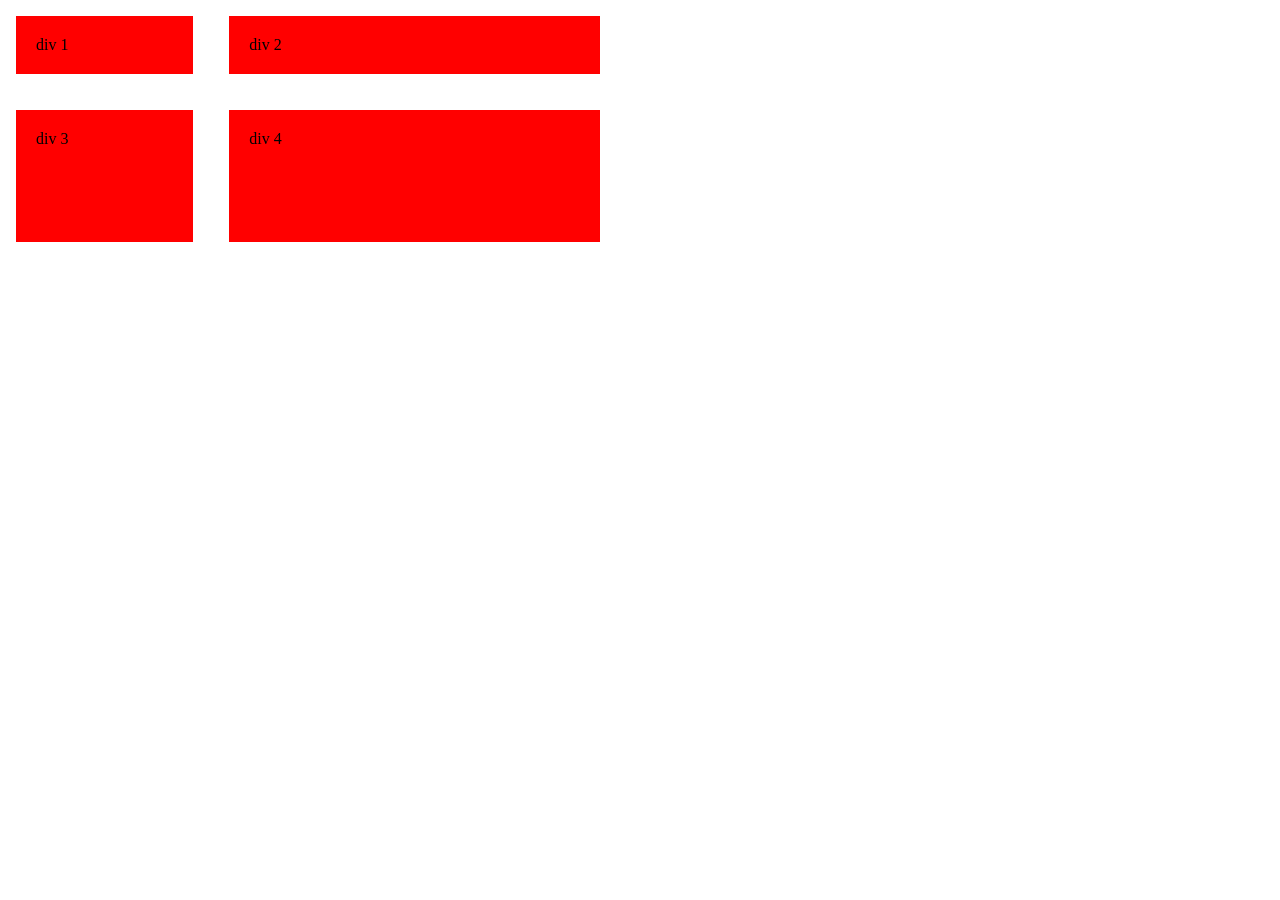
<file: grid2.html>
<!DOCTYPE html>
<html lang="en">
<head>
    <meta charset="UTF-8">
    <meta name="viewport" content="width=device-width, initial-scale=1.0">
    <title>Document</title>
    <link rel="stylesheet" href="./grid2.css">
</head>
<body>
   <div class="container">
    <div class="box">div 1</div>
    <div class="box"> div 2</div>
    <div class="box"> div 3</div>
    <div class="box"> div 4</div>

   </div> 
</body>
</html>
</file>
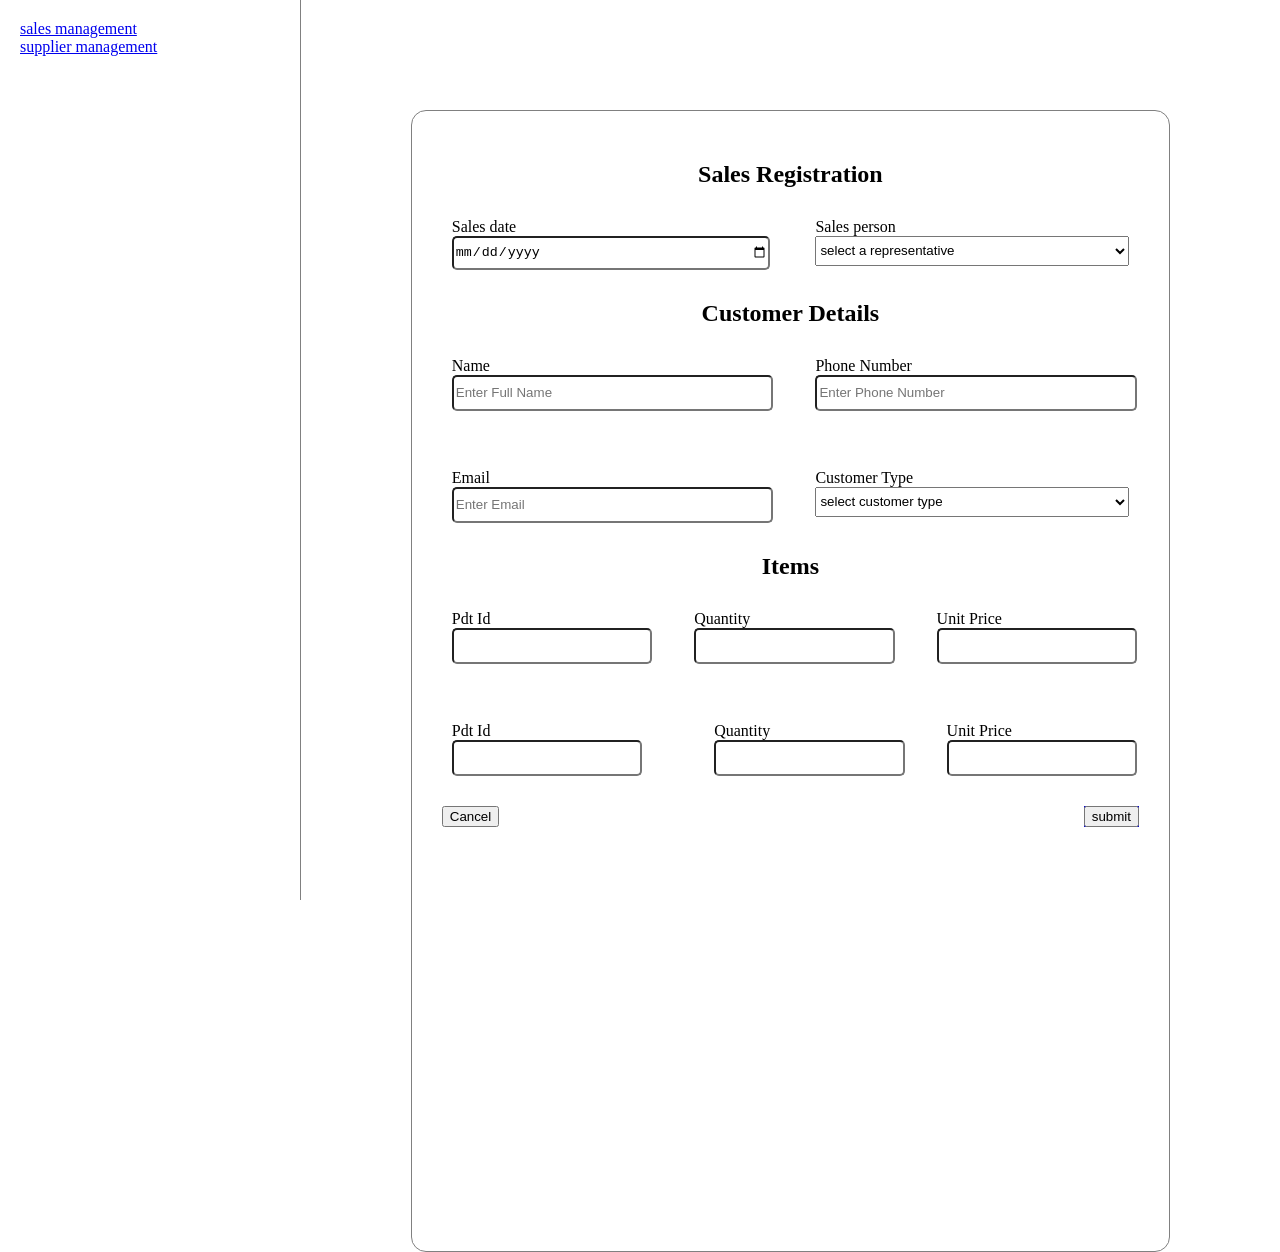
<file: sales register.html>
<!doctype html>
<html lang="en">
  <head>
    <meta charset="UTF-8" />
    <meta name="viewport" content="width=device-width, initial-scale=1.0" />
    <title>Document</title>
    <link rel="stylesheet" href="./sales register.css" />
  </head>
  <body>
    <div class="container">
      <div class="sidebar">
        <div>
          <a href="./sales management.html"> sales management</a>
        </div>
        <div>
          <a href="./supplier register.html">supplier management</a>
        </div>
      </div>
      <div class="content">
        <form class="action">
          <section>
            <h1>Sales Registration</h1>

            <div class="input-container">
              <div class="input-section">
                <label for="sales date"> Sales date</label>
                <input type="date" />
              </div>

              <div class="input-section">
                <label for="sales person"> Sales person</label>
                <select>
                  <option value="" disable selected>
                    select a representative
                  </option>
                  <option value="1">shadia</option>
                  <option value="2">shirat</option>
                </select>
              </div>
            </div>
          </section>

          <section>
            <h2>Customer Details</h2>
            <div class="input-container">
              <div class="input-section">
                <label for="Name"> Name</label>
                <input type="text" id="name" placeholder="Enter Full Name" />
              </div>

              <div class="input-section">
                <label for="Phone Number"> Phone Number</label>
                <input
                  type="number"
                  id="Phone"
                  placeholder="Enter Phone Number"
                />
              </div>
            </div>
            <br />

            <div class="input-container">
              <div class="input-section">
                <label for="Email">Email</label>
                <input
                  type="email"
                  placeholder="Enter Email"
                  style="width: 100%"
                />
              </div>

              <div class="input-section">
                <label for="ctype"> Customer Type</label>
                <select>
                  <option value="select customer type">
                    select customer type
                  </option>
                  <option value="potential Customer">potential Customer</option>
                  <option value="Real customers">Real customers</option>
                </select>
              </div>
            </div>
          </section>

          <h2>Items</h2>
          <div class="input-container">
            <div class="input-section">
              <label for="Pdt Id">Pdt Id</label>
              <input type="text" />
            </div>

            <div class="input-section">
              <label for="Quantity">Quantity</label>
              <input type="text" />
            </div>

            <div class="input-section">
              <label for="Unit Price">Unit Price</label>
              <input type="text" />
            </div>
          </div>
          <br />

          <div class="input-container">
            <div class="input-section">
              <label for="Pdt Id">Pdt Id</label>
              <input type="text" />
            </div>
            <br />

            <div class="input-section">
              <label for="Quantity">Quantity</label>
              <input type="text" />
            </div>

            <div class="input-section">
              <label for="Unit Price">Unit Price</label>
              <input type="text" />
            </div>
          </div>

          <div class="button">
            <div class="Cancel">
              <button type="button" value="Cancel">Cancel</button>
            </div>
            <div class="submit">
              <button type="button" value="submit">submit</button>
            </div>
          </div>
        </form>
      </div>
    </div>
  </body>
</html>
</file>
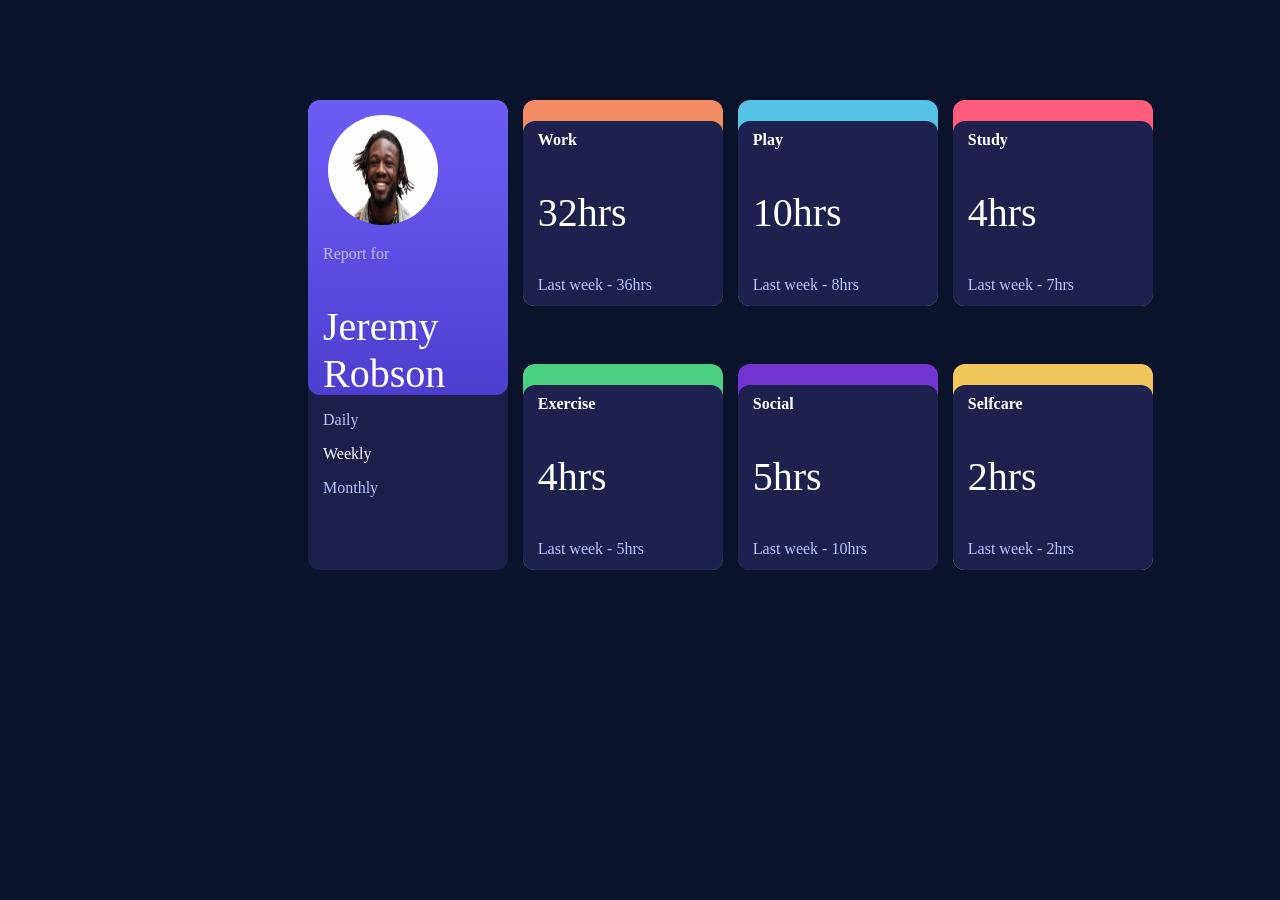
<file: class/card3.html>
<!DOCTYPE html>
<html lang="en">
<head>
  <meta charset="UTF-8">
  <meta name="viewport" content="width=device-width, initial-scale=1.0">
  <title>Jeremy</title>
  <link rel="stylesheet" href="cards.css">
</head>
<body>
  <div class="container">
    <div class="main-card">
      <div class="card-top">
    <img src="./cop1.png" alt="man" class="image">
        <p> Report for</p>
        <p style="color: white; font-size: 40px; ">Jeremy <br> Robson</p>
      </div>
      <p class="name">Daily</p>
      <p style="color: white;" class="name">Weekly</p>
      <p class="name">Monthly</p>
    </div>
    <div class="content">
      <div class="work">
        <div class="card-bottom">
          <h4>Work</h4>
          <p class="time">32hrs</p>
          <p>Last week - 36hrs</p>
        </div>
      </div>
      <div class="play">
        <div class="card-bottom">
           <h4>Play</h4>
           <p class="time">10hrs</p>
           <p>Last week - 8hrs</p>
        </div>
      </div>
      <div class="study">
        <div class="card-bottom">
          <h4>Study</h4>
          <p class="time">4hrs</p>
          <p>Last week - 7hrs</p>
        </div>
      </div>
      <div class="exercise">
        <div class="card-bottom">
          <h4>Exercise</h4>
          <p class="time">4hrs</p>
          <p>Last week - 5hrs</p>
        </div>
      </div>
      <div class="social">
        <div class="card-bottom">
          <h4>Social</h4>
          <p class="time">5hrs</p>
          <p>Last week - 10hrs</p>
        </div>
      </div>
      <div class="selfcare">
        <div class="card-bottom">
          <h4>Selfcare</h4>
          <p class="time">2hrs</p>
          <p>Last week - 2hrs</p>
        </div>
      </div>
    </div>
  </div>
</body>
</html>
</file>
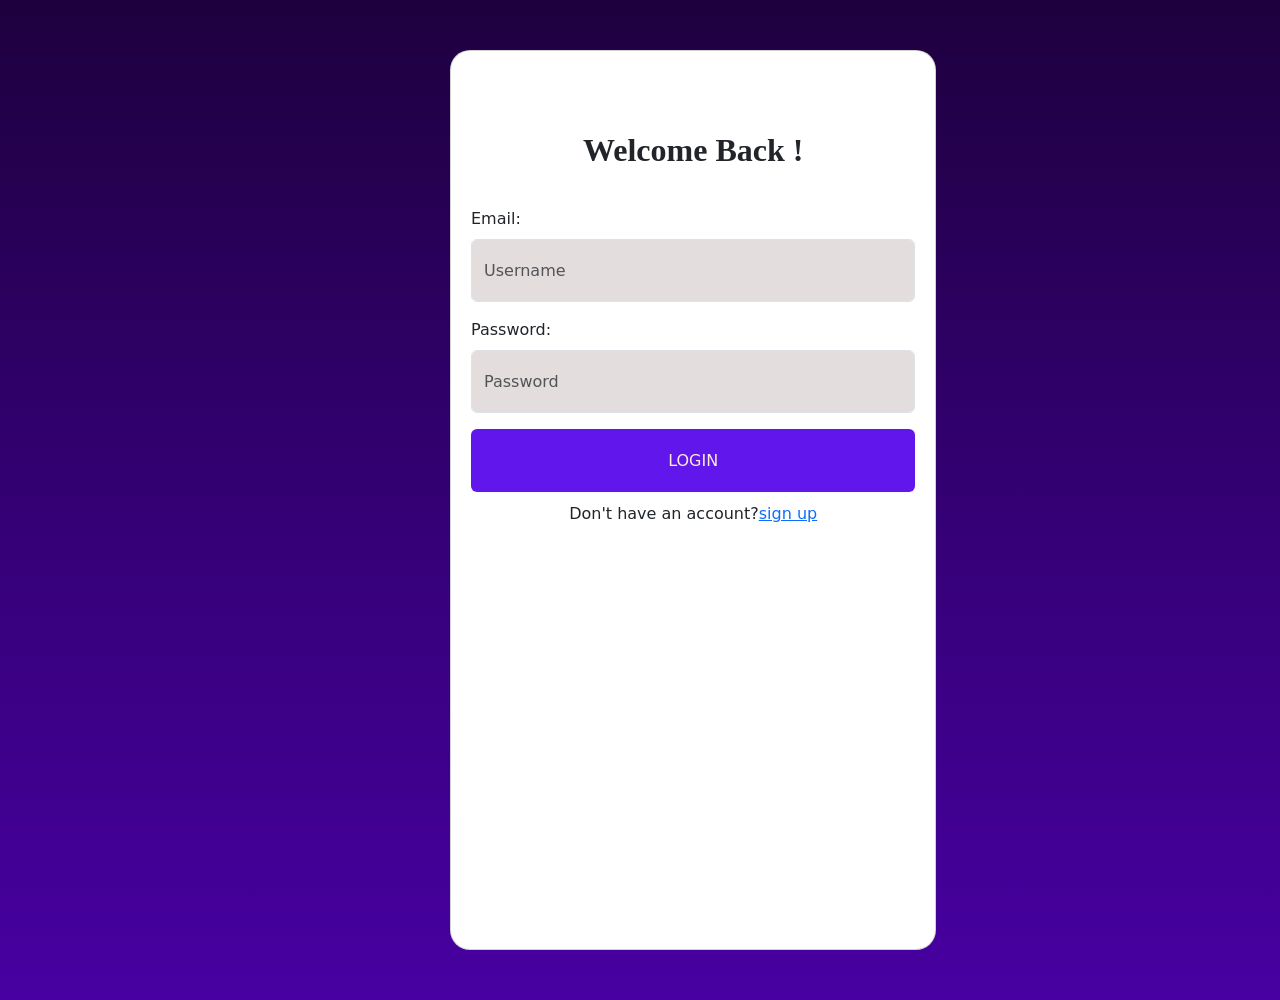
<file: class/login.html>
<!doctype html>
<html lang="en">
  <head>
    <meta charset="utf-8" />
    <meta name="viewport" content="width=device-width, initial-scale=1" />
    <title>Bootstrap demo</title>
    <link
      href="https://cdn.jsdelivr.net/npm/bootstrap@5.3.8/dist/css/bootstrap.min.css"
      rel="stylesheet"
      integrity="sha384-sRIl4kxILFvY47J16cr9ZwB07vP4J8+LH7qKQnuqkuIAvNWLzeN8tE5YBujZqJLB"
      crossorigin="anonymous"
    />
    <link rel="stylesheet" href="./login.css">
  </head>
  <body>
    <div class="parent">
      <div class="card">
         <h1>Welcome Back !</h1>
        <form>
           
          <div class="mb-3">
            <label for="exampleInputEmail1" class="form-label"
              >Email:</label
            >
            <input
              type="email"
              class="form-control"
              id="exampleInputEmail1"
              aria-describedby="emailHelp"
              placeholder="Username"
            />
           
          </div>
          <div class="mb-3">
            <label for="exampleInputPassword1" class="form-label"
              >Password:</label
            >
            <input
              type="password"
              class="form-control"
              id="exampleInputPassword1"
              placeholder="Password"
            />
          </div>
          <div class="button d-grid gap-2">
          <button type="submit" class="btn">LOGIN</button>
          </div>
        </form>
        <p>Don't have an account?<a href="#" >sign up</a></p>
      </div>
    </div>

    <script
      src="https://cdn.jsdelivr.net/npm/bootstrap@5.3.8/dist/js/bootstrap.bundle.min.js"
      integrity="sha384-FKyoEForCGlyvwx9Hj09JcYn3nv7wiPVlz7YYwJrWVcXK/BmnVDxM+D2scQbITxI"
      crossorigin="anonymous"
    ></script>
  </body>
</html>
</file>
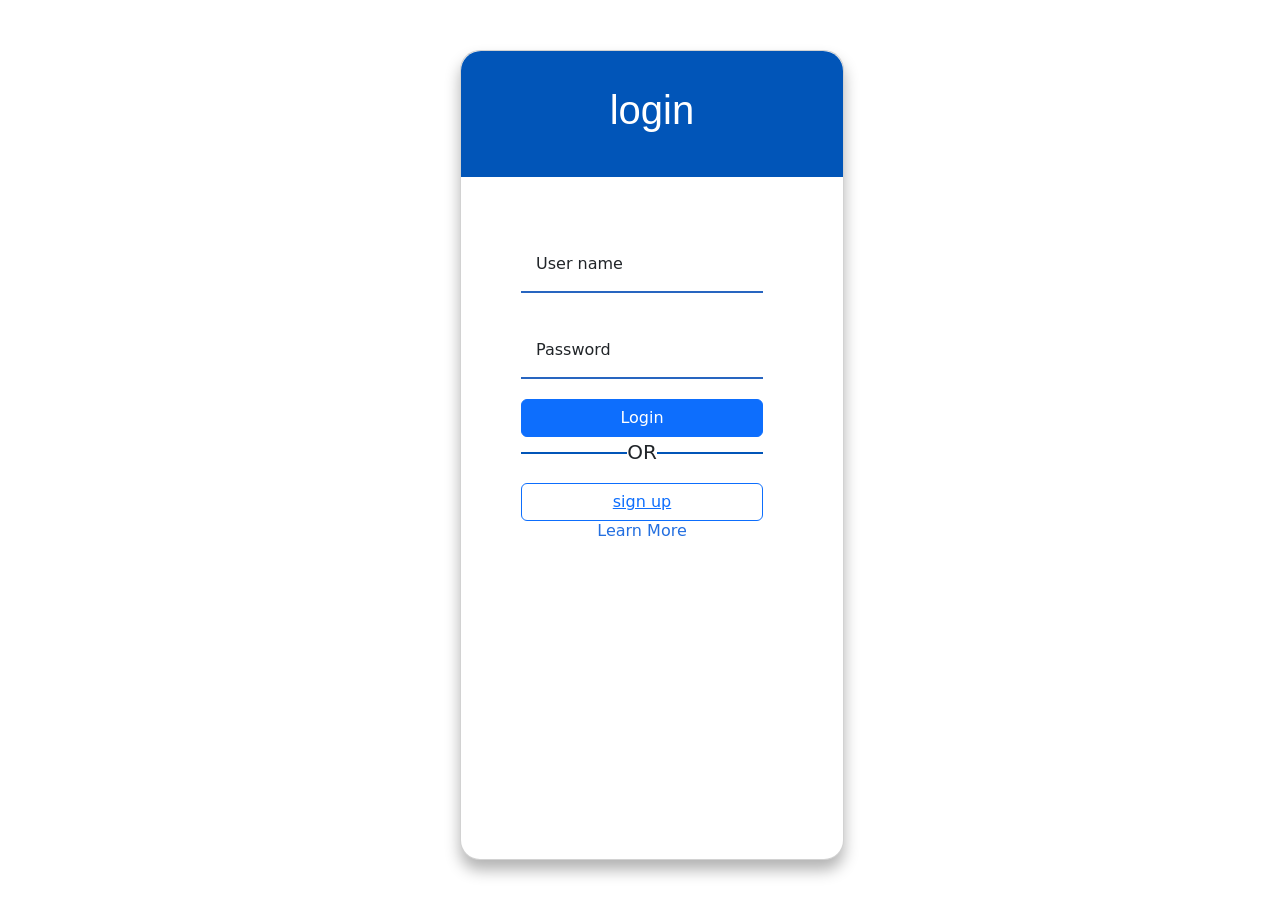
<file: class/newlog.html>
<!doctype html>
<html lang="en">
  <head>
    <meta charset="utf-8" />
    <meta name="viewport" content="width=device-width, initial-scale=1" />
    <title>Bootstrap demo</title>
    <link
      href="https://cdn.jsdelivr.net/npm/bootstrap@5.3.8/dist/css/bootstrap.min.css"
      rel="stylesheet"
      integrity="sha384-sRIl4kxILFvY47J16cr9ZwB07vP4J8+LH7qKQnuqkuIAvNWLzeN8tE5YBujZqJLB"
      crossorigin="anonymous"
    />
    <link rel="stylesheet" href="./log.css" />
  </head>
  <body>
    <div class="parent">
      <div class="card">
        <div class="head">
          <h1>login</h1>
        </div>
        <div class="form">
          <div class="one">
            <label for="username"> User name </label>
          </div>
          <div class="two">
            <label for="username"> Password </label>
          </div>
          <!-- <div class="button1">
                <button >Login</button>
            </div>
            <div class="button2">
                <button><a href="#">sign up</a></button>
            </div> -->

          <div class="d-grid gap-2">
            <button class="btn btn-primary" type="button">Login</button>
          </div>
          <div class="line">
            <span></span>
            <p style="text-align: center; font-size: 20px;">OR</p>
            <span></span>
          </div>

          <div class="d-grid gap-2">
            <button class="btn btn-outline-primary" type="button">
              <a href="#">sign up</a>
            </button>
          </div>
          <h6>Learn More</h6>
        </div>
      </div>
    </div>
    <script
      src="https://cdn.jsdelivr.net/npm/bootstrap@5.3.8/dist/js/bootstrap.bundle.min.js"
      integrity="sha384-FKyoEForCGlyvwx9Hj09JcYn3nv7wiPVlz7YYwJrWVcXK/BmnVDxM+D2scQbITxI"
      crossorigin="anonymous"
    ></script>
  </body>
</html>
</file>
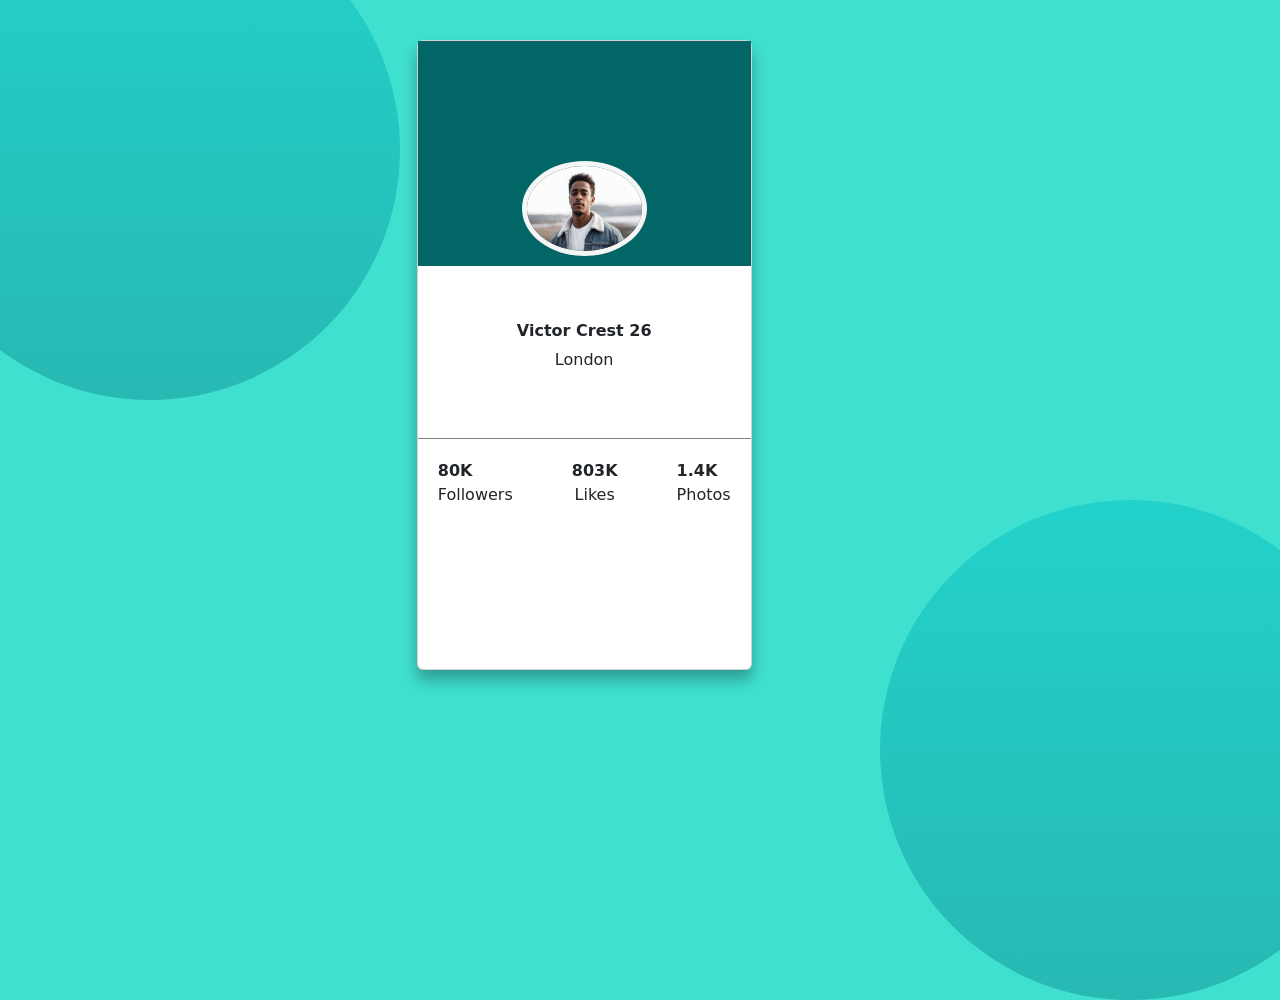
<file: class/profile.html>
<!doctype html>
<html lang="en">
  <head>
    <meta charset="utf-8" />
    <meta name="viewport" content="width=device-width, initial-scale=1" />
    <title>Bootstrap demo</title>
    <link
      href="https://cdn.jsdelivr.net/npm/bootstrap@5.3.8/dist/css/bootstrap.min.css"
      rel="stylesheet"
      integrity="sha384-sRIl4kxILFvY47J16cr9ZwB07vP4J8+LH7qKQnuqkuIAvNWLzeN8tE5YBujZqJLB"
      crossorigin="anonymous"
    />
    <link rel="stylesheet" href="./profile.css" />
  </head>
  <body>
    <div class="container">
      <div class="card">
        <div class="card-top">
          <img
            src="../images/cop.png"
            alt="man"
            width="125px"
            height="95px"
            style="border-radius: 80%"
            class="img"
          />
        </div>
        <div class="texts">
          <h6>Victor Crest 26</h6>
          <p>London</p>
        </div>

        <div class="comments">
          <div class="fol">
           <b>80K</b>
            <p>Followers</p>
          </div>
          <div class="fol">
           <b>803K</b> 
            <p>Likes</p>
          </div>
          <div class="fol">
            <b>1.4K</b>
            <p>Photos</p>
          </div>
        </div>
      </div>
    </div>
    <script
      src="https://cdn.jsdelivr.net/npm/bootstrap@5.3.8/dist/js/bootstrap.bundle.min.js"
      integrity="sha384-FKyoEForCGlyvwx9Hj09JcYn3nv7wiPVlz7YYwJrWVcXK/BmnVDxM+D2scQbITxI"
      crossorigin="anonymous"
    ></script>
  </body>
</html>
</file>
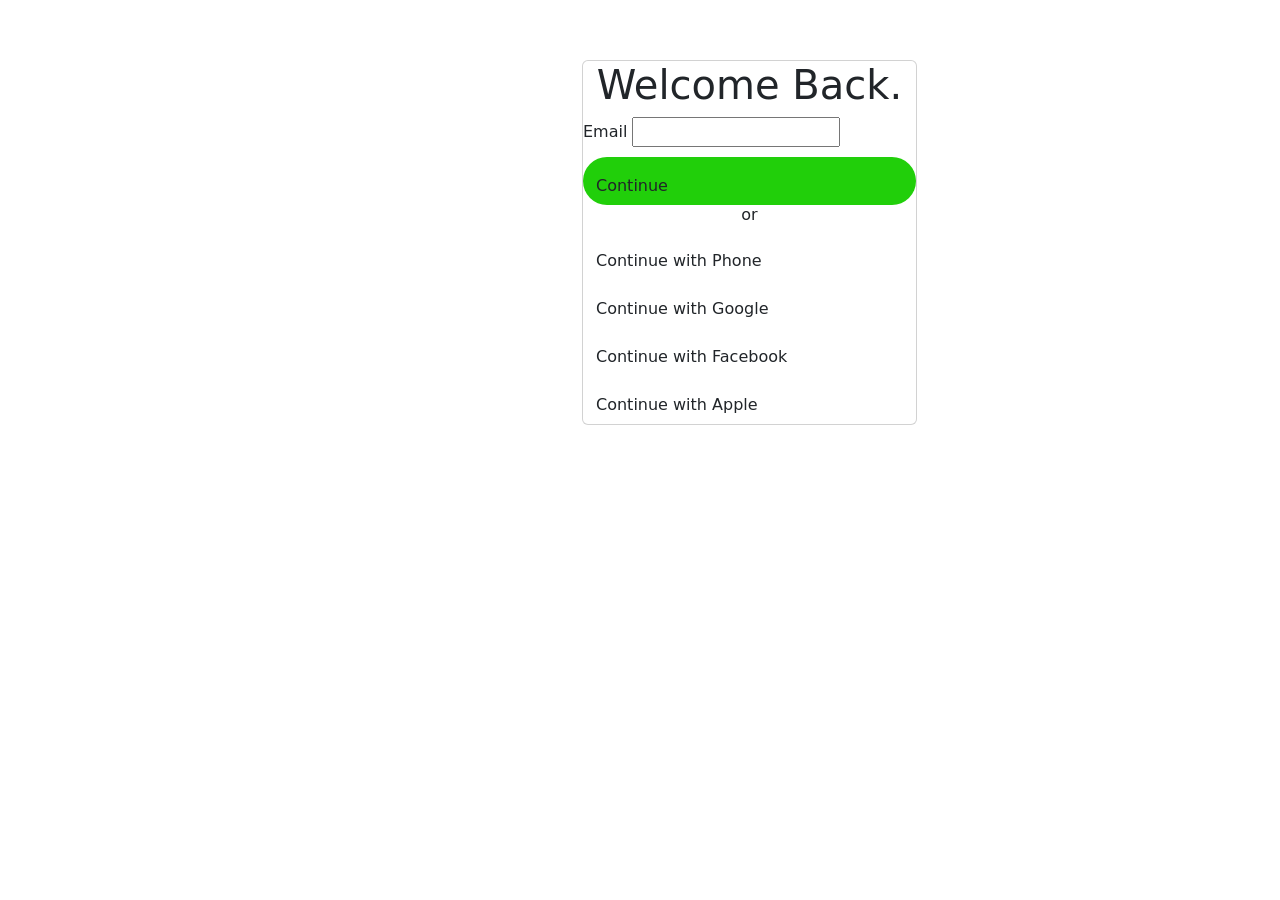
<file: class/spotify.html>
<!doctype html>
<html lang="en">
  <head>
    <meta charset="utf-8" />
    <meta name="viewport" content="width=device-width, initial-scale=1" />
    <title>Spotify</title>
    <link
      href="https://cdn.jsdelivr.net/npm/bootstrap@5.3.8/dist/css/bootstrap.min.css"
      rel="stylesheet"
      integrity="sha384-sRIl4kxILFvY47J16cr9ZwB07vP4J8+LH7qKQnuqkuIAvNWLzeN8tE5YBujZqJLB"
      crossorigin="anonymous"
    />
    <link rel="stylesheet" href="spotify.css" />
  </head>
  <body>
    <div class="container">
      <div class="card">
        <div class="form">
          <div class="icon"></div>
          <h1>Welcome Back.</h1>
          
            <label for="email">Email</label>
            <input type="text" />
          
          <div class="button1">
            <button type="button" class="btn">Continue</button>
          </div>
          <h6>or</h6>
          <div class="buttons">
            <button type="button" class="btn ">
              Continue with Phone
            </button>
            <button type="button" class="btn ">
              Continue with Google
            </button>
            <button type="button" class="btn ">
              Continue with Facebook
            </button>
            <button type="button" class="btn ">
              Continue with Apple
            </button>
          </div>
        </div>
      </div>
    </div>
    <script
      src="https://cdn.jsdelivr.net/npm/bootstrap@5.3.8/dist/js/bootstrap.bundle.min.js"
      integrity="sha384-FKyoEForCGlyvwx9Hj09JcYn3nv7wiPVlz7YYwJrWVcXK/BmnVDxM+D2scQbITxI"
      crossorigin="anonymous"
    ></script>
  </body>
</html>
</file>
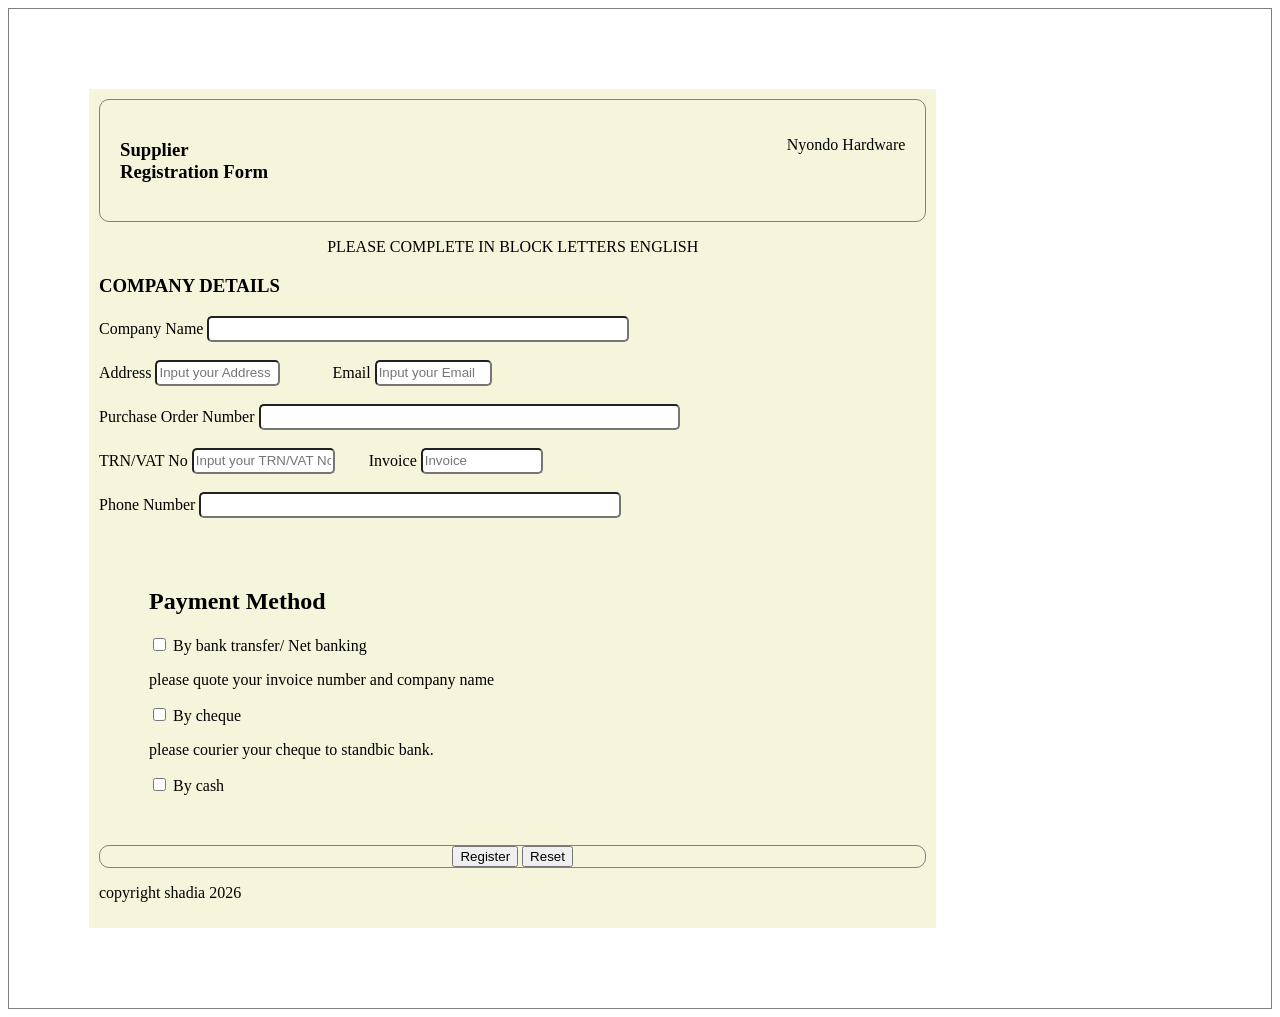
<file: supplier/supplier-register.html>
<!doctype html>
<html lang="en">
  <head>
    <meta charset="UTF-8" />
    <meta name="viewport" content="width=device-width, initial-scale=1.0" />
    <title>shadia</title>
    <link rel="stylesheet" href="./supplier-register.css" />
  </head>

  <body>
    <section class="content">
      <form>
        <div class="parent-container">
          <section class="header">
            <h1>
              Supplier<br />
              Registration Form
            </h1>
            <p>Nyondo Hardware</p>
          </section>
          <div>
            <p style="text-align: center">
              PLEASE COMPLETE IN BLOCK LETTERS ENGLISH
            </p>

            <h3>COMPANY DETAILS</h3>
            <div>
              <label for="Company">Company Name</label>
              <input type="text" class="input-field" />
            </div>
            <br />
            <div class="input-container">
              <div>
                <label for="Address"> Address</label>
                <input
                  type="text"
                  placeholder="Input your Address"
                  class="input-field"
                />
              </div>
              <div>
                <label for="Email"> Email</label>
                <input
                  type="email"
                  placeholder="Input your Email"
                  class="input-field"
                />
              </div>
            </div>
            <br />
            <div>
              <label for="purchase order number">Purchase Order Number</label>
              <input type="text" class="input-field" />
            </div>
            <br />
            <div class="input-container">
              <div>
                <label for="TRN/VAT No"> TRN/VAT No</label>
                <input
                  type="text"
                  placeholder="Input your TRN/VAT No"
                  class="input-field"
                />
              </div>
              <div>
                <label for="invoice">Invoice </label>
                <input type="text" placeholder="Invoice" class="input-field" />
              </div>
            </div>
            <br />
            <div>
              <label for="tel">Phone Number</label>
              <input type="text" class="input-field" />
            </div>
          </div>
          <div>
            <div class="last">
              <div>
                <h2>Payment Method</h2>
                <input
                  type="checkbox"
                  id="bank"
                  name="bank"
                  value="By bank transfer/ Net banking"
                />
                <label for="bank">By bank transfer/ Net banking</label><br />
                <p>please quote your invoice number and company name</p>
                <input
                  type="checkbox"
                  id="cheque"
                  name="cheque"
                  value="By cheque"
                />
                <label for="cheque">By cheque</label><br />
                <p>please courier your cheque to standbic bank.</p>
                <input type="checkbox" id="cash" name="cash" value="cash" />
                <label for="cash">By cash</label><br />
              </div>
            </div>
          </div>
          <div class="footer">
            <div class="buttons">
              <button>Register</button>

              <button>Reset</button>
            </div>
          </div>

          <p>copyright shadia 2026</p>
        </div>
      </form>
    </section>
  </body>
</html>
</file>
<file: grid2.css>
.container{
    width: 600px;
    display: grid;
    /* grid-template-columns: 1fr 2fr;
    grid-template-rows: 1fr 2fr; */
    grid-template:1fr 2fr/ 1fr 2fr ;
    /* column-gap: 20px;
    row-gap: 10px; */
    gap: 20px;
}
.box{
    background-color: red;
    padding: 20px;
    margin: 8px;
}
</file>
<file: sales register.css>
body{
    margin: 0;
    padding: 0;
    box-sizing: border-box;
}
.container{
    display: flex;
    width: 100%;
    height: 100vh;
    flex: 3;
    /* max-width: 500px; */
}
.sidebar{
    flex: 1;
    border-right:  1px solid grey;
    padding: 20px;
}
.content{
    flex: 3;
    /* flex-direction: column; */
    width: 100%;
    /* border: 1px solid grey; */
    /* border-radius: 15px; */
    margin: 50px;
    padding: 50px;
    justify-content: center;
    display: flex;
}
.input-section{
    display: flex;    
    margin: 10px;
flex-direction: column;
flex: 2 ;

}
h1, h2{
    text-align: center;
margin-bottom: 20px;
}
.action{
    border: 1px solid grey;
    border-radius: 15px;
    margin: 10px;
    padding: 30px;
    height: 120vh;
    width: 90%;
}
input{
   width: 100%;
    border-radius: 5px;
    /* margin-right: 50px; */
    height: 30px;
}
.input-container{
    display: flex;
    /* flex: 2
    ; */
gap: 30px;
margin-bottom: 20px;
/* height: 100vh; */
}
select{
    margin-right: 50px;
    height: 30px;
    width: 100%;
}
.button{
    justify-content: space-between;
    display: flex;
    
}
.submit{
    background-color: rgb(10, 10, 211);
}
.cancel{
    color: rgb(36, 36, 223);
}
</file>
<file: class/cards.css>
body {
    background: #0B132B;
 }
 h4 {
    color: white;
    padding-top: 10px;
 }
 p {
    color: #BbC0FF;
 }
 .name{
    margin-left: 15px;
 }
 .time {
    color: white;
    font-size: 40px;

 }
 .container {
    display: flex;
    flex-direction: row;
    justify-content: space-between;
    column-gap: 15px;
    width: 70%;
    height: 470px;
    margin-left: 260px;
    margin-top: 100px;

}
.content {
    display: grid;
    grid-template-columns: 1fr 1fr 1fr;
    column-gap: 15px;
    align-items: center;
    place-content: space-between;
}

.image {
    width: 110px;
    height: 110px;
    border-radius: 60px;
    margin-top: 15px;
    margin-left: 5px;
}
.main-card {
    width: 200px;
    margin-left: 40px;
    background-color: #1C1F4A;
    border-radius: 12px;
}
.card-top {
    background: linear-gradient(#6D5DF6, #4E3ECF);
    background-size: cover;
    height: 295px;
    border-radius: 12px;
    padding-left: 15px;
}
.card-bottom {
    background-size: cover;
    height: 170px;
    border-radius: 12px;
    background: #1E214E;
    padding-left: 15px;
    padding-bottom: 15px;
}
.work {
    width: 200px;
    border-radius: 12px;
    background: #F28C64;
}
.play {
    width: 200px;
    border-radius: 12px;
    background: #56C2E6;
}
.study {
    width: 200px;
    border-radius: 12px;
    background: #FF5C7C;
}
.exercise {
    width: 200px;
    border-radius: 12px;
    background: #4BCF83;

}
.social {
    width: 200px;
    border-radius: 12px;
    background: #7335D2;
}
.selfcare {
    width: 200px;
    border-radius: 12px;
    background: #F1C75B;
}
</file>
<file: class/login.css>
.parent{
    width: auto;
}
.card{
    width: 38%;
    margin: 50px 100px 50px 450px;
    height: 100vh;
    padding: 80px 20px 100px 20px;
    border-radius: 20px;
}
.btn{
    width: 100%;
    background-color: rgb(97, 22, 236);
    height: 7vh;
    margin-bottom: 10px;
    color: antiquewhite;
    
}
h1{
  text-align: center;
  font-family: Georgia, 'Times New Roman', Times, serif;
  font-size: 2rem;
  font-weight: bold;
}
form{
    margin-top: 30px;
}
body{
    /* background: linear-gradient(to bottom right, #010244, #7802cc); */
    /* background: linear-gradient(to bottom, #2b004f, #7b00ff); */
    /* background: linear-gradient(to bottom, #240242, #420296, #7d2ac5);
     */
     background: linear-gradient(#1E003E ,#340074,  #4800A2);
     

}
input{
    height: 7vh;
    /* background: rgb(129, 126, 126); */
}
.btn:hover {
  background-color: #6a11cb;
  border-color: #6a11cb;
  box-shadow: none;
}
input[placeholder]{
    background-color: rgb(228, 221, 221);
}
p{
    text-align: center;
}

.container{
    background: linear-gradient(to bottom, #40e0d0, #b2fefa);
    background-image: radial-gradient(circle at 20% 20%, rgba(255,255,255,0.2), transparent 40%),
                  radial-gradient(circle at 80% 30%, rgba(255,255,255,0.2), transparent 40%);

}
</file>
<file: class/log.css>
.card{
    width: 30%;
    margin: 50px 200px 50px 460px;
    height: 90vh;
    box-shadow: 0px 10px 15px rgba(0,0,0,0.3);
    border-radius: 20px;
    /* border: 1px solid black; */
}
.head{
    background-color: #0155B8;
    color: white;
    text-align: center;
    
    font-family: 'Segoe UI', Tahoma, Geneva, Verdana, sans-serif;
    padding: 35px;
    border-top-left-radius: 20px;
    border-top-right-radius: 20px;
}
.form{
    margin: 60px 80px 80px 60px;
}
.one{
    border-bottom: 2px solid rgb(40, 101, 192);
    margin-bottom: 30px;
    padding: 15px;
}
.two{
    border-bottom: 2px solid rgb(40, 101, 192);
     margin-bottom: 30px;
    padding: 15px;
    margin-bottom: 20px;
}
.button1{
  justify-content: center;
  width: 200px;
}
h6{
    text-align: center;
    color: rgb(35, 111, 224);
}
/* h5::after,h5::before{
    border: 2px solid black;
    content: "";
    flex: 1;
} */
 /* h5{
    border-right:1px solid #0155B8;
    border-left:1px solid #0155B8;
 } */
.line{
    display: flex;
    flex-direction: row;
    justify-content: space-between;

  }
span{
    width: 120px;
    height: 2px;
    background: #0155B8;
    margin-top:15px;
  }
</file>
<file: class/profile.css>
body {
  background-color: turquoise;
}
.img{
  display: block;
  margin-left: auto;
  margin-right: auto;
  border-radius: 90%;
  margin-top: 120px;
  border: 5px solid whitesmoke;
}
.card{
  width: 30%;
  height: 70vh;
  margin-left: 30%;
  margin-top: 40px;
  box-shadow: 0px 10px 15px rgba(0, 0, 0, 0.3);
  /* background-color: aqua; */
}
h6{
  margin-top: 5px;
  text-align: center;
  font-weight: 600;
}
p{
  text-align: center;

}
.comments{
  display: flex;
  /* gap: 20px; */
  justify-content: space-between;
  border-top: 0.5px solid grey;
  padding: 20px;
 
}
.card-top{
  background-color: rgb(2, 102, 102); /* turquoise */
  height: 25vh;
  background-size: cover;
  /* border-bottom-left-radius: 50% 20%;
  border-bottom-right-radius: 50% 20%; */
}
.texts{
  padding: 50px;
}
body::before{
  width:500px ;
  height:500px ;
  top: -100px;
  left: -100px;

}
body::after{
  width:500px ;
  height:500px ;
  bottom: -100px;
  right: -100px;
}
body::before,body::after{
  content:"";
  position:absolute;
  border-radius: 60%;
  background: linear-gradient(rgb(4, 196, 196),rgb(16, 145, 150));
  opacity: 0.5;
}
</file>
<file: class/spotify.css>
.card{
    width: 30%;
    margin: 60px 250px 60px 500px;
}
h1,h6{
    text-align: center;
}
.button1{
  background-color: rgb(33, 207, 10);
    border-radius: 50px ;
    margin-top: 10px;
   
    font-weight: bold;
}
button{
     border-radius: 50px ;
     margin-top: 10px;
     text-align: center;
     border: 1px solid black;
}
</file>
<file: supplier/supplier-register.css>
.parent-container{
    background-color:beige;
    margin: 40px;
    width: 70%;
    /* height: 120vh; */
    padding: 10px;
    
}
.header{
    display: flex;
    border: 1px solid grey;
    border-radius: 10px;
    justify-content: space-between;
    padding: 20px;
    /* width: 60%; */
}
.input-container{
    display: flex;
    
}
.content{
    border: 1px solid grey;
    padding: 40px;
}
.input-field{
    width: 50%;
    height: 20px;
    border-radius: 5px;
}
.footer{
border: 1px solid grey;
align-items: center;
text-align: center;
gap: 50px;
border-radius: 10px;
}
/* button{
    text-align: center;
    gap: 50px;
} 
*/
.last{
    padding: 50px;
}
</file>
